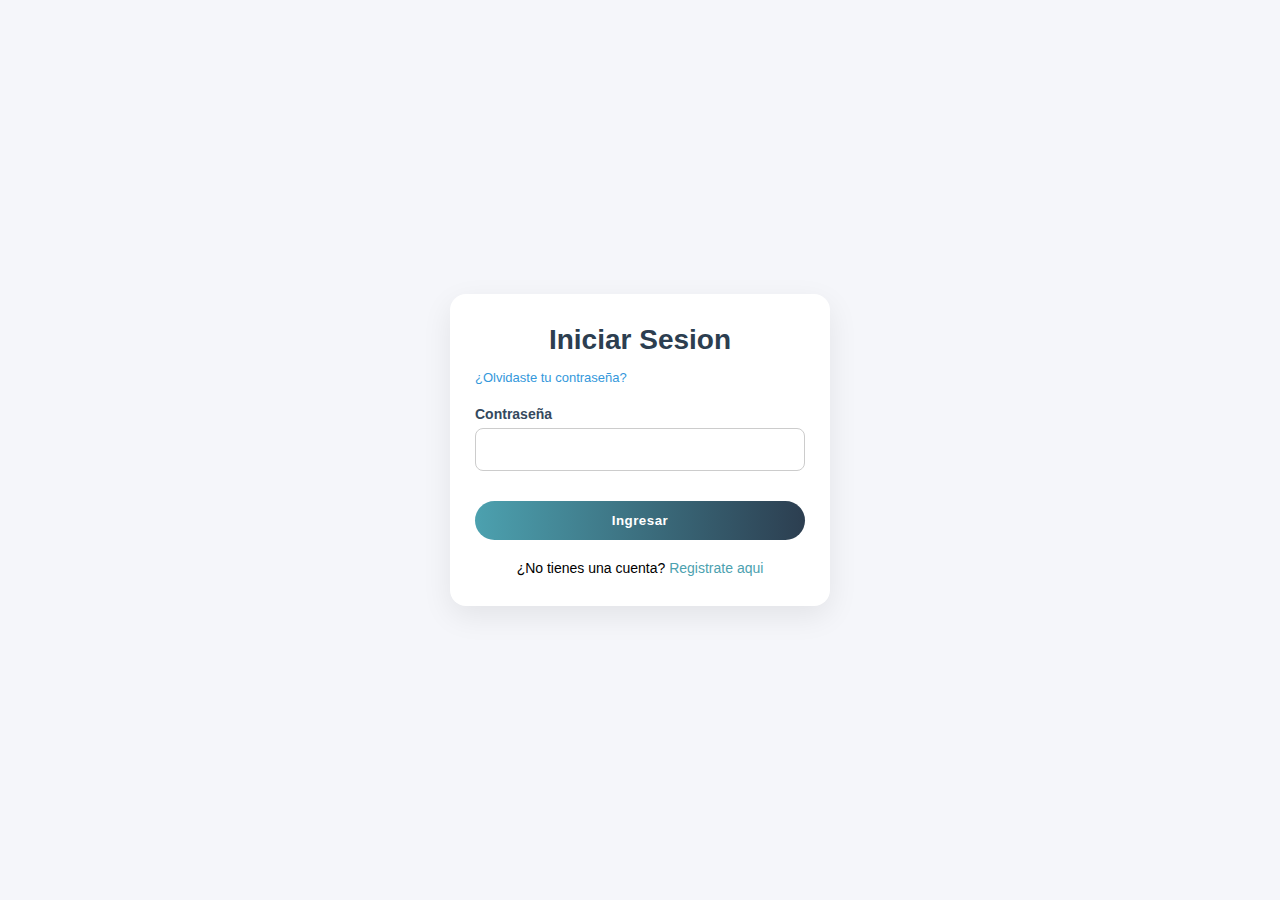
<file: Frontend/src/index.html>
<!DOCTYPE html>
<html lang="es">
  <head>
    <meta charset="UTF-8" />
    <meta name="viewport" content="width=device-width, initial-scale=1.0" />
    <title>Iniciar Sesión</title>
    <link rel="stylesheet" href="styles/auth.css" />
    <link rel="stylesheet" href="styles/login.css" />
  </head>
  <body>
    <div class="auth-container">
      <div class="auth-card">
        <h1 class="auth-title">Iniciar Sesion</h1>

        <form class="auth-form">
          <div class="form-group" style="align-items: flex-end">
            <a
              href="forgot-password.html"
              style="font-size: 13px; color: #3498db; text-decoration: none"
            >
              ¿Olvidaste tu contraseña? 
            </a>
          </div>

          <div class="form-group">
            <label for="password">Contraseña</label>
            <input type="password" id="password" name="password" required />
          </div>

          <button type="submit" class="auth-button">Ingresar</button>
        </form>

        <div class="auth-footer">
          <p>
            ¿No tienes una cuenta? <a href="register.html">Registrate aqui</a>
          </p>
        </div>
      </div>
    </div>
  </body>
</html>
</file>
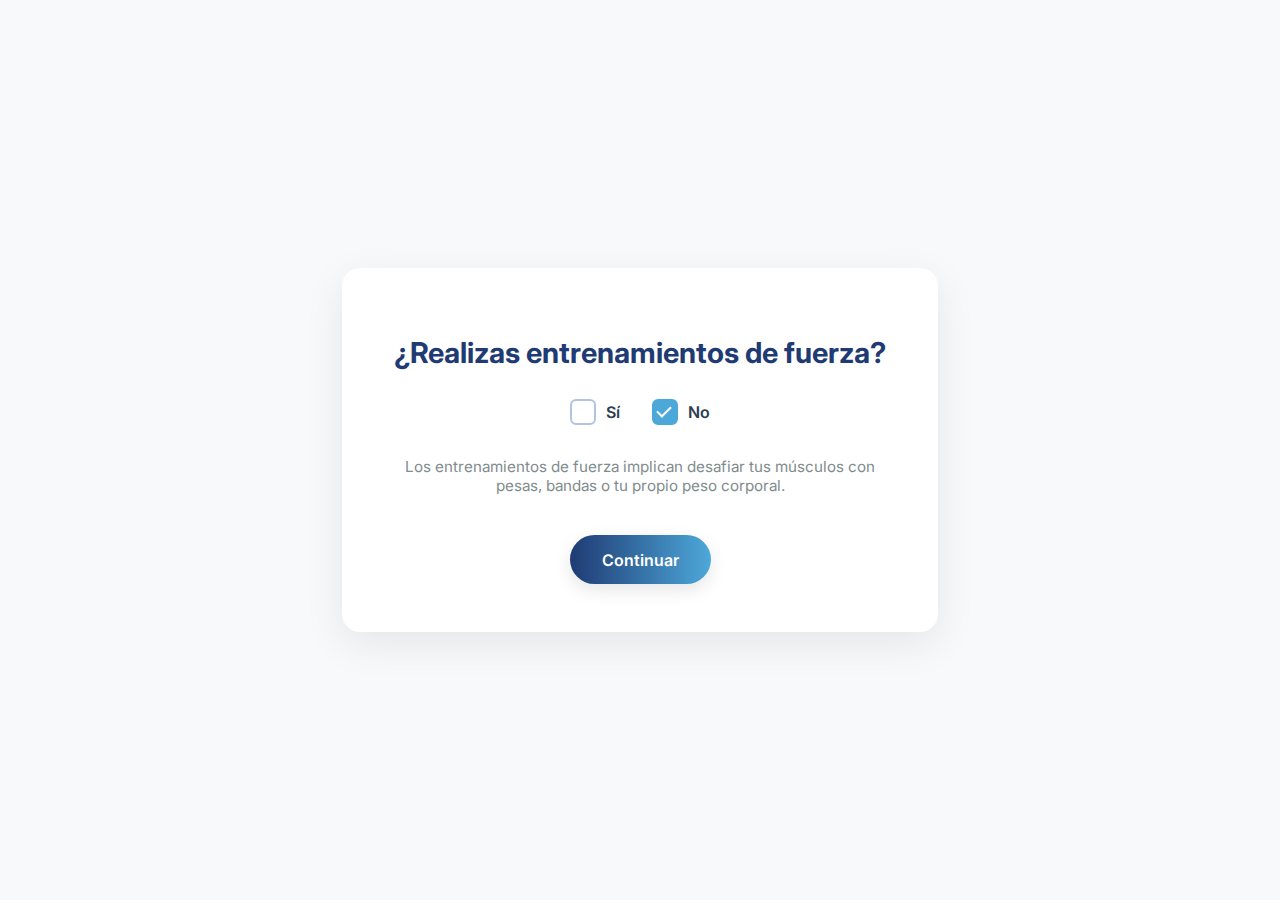
<file: Frontend/src/entrenamiento-fuerza.html>
<!DOCTYPE html>
<html lang="es">
<head>
  <meta charset="UTF-8" />
  <meta name="viewport" content="width=device-width, initial-scale=1.0"/>
  <title>Entrenamiento de Fuerza</title>
  <link rel="stylesheet" href="styles/entrenamiento-fuerza.css" />
  <link href="https://fonts.googleapis.com/css2?family=Inter:wght@400;600;700&display=swap" rel="stylesheet">
</head>
<body>
  <div class="container">
    <h1>¿Realizas entrenamientos de fuerza?</h1>

    <div class="checkbox-options">
      <label class="checkbox-option">
        <input type="radio" name="fuerza" value="si" />
        <span class="checkmark"></span>
        <span class="text">Sí</span>
      </label>

      <label class="checkbox-option">
        <input type="radio" name="fuerza" value="no" checked />
        <span class="checkmark"></span>
        <span class="text">No</span>
      </label>
    </div>

    <p class="description">
      Los entrenamientos de fuerza implican desafiar tus músculos con pesas, bandas o tu propio peso corporal.
    </p>

    <a href="objetivos-usuario.html" class="next-button">Continuar</a>
  </div>
</body>
</html>
</file>
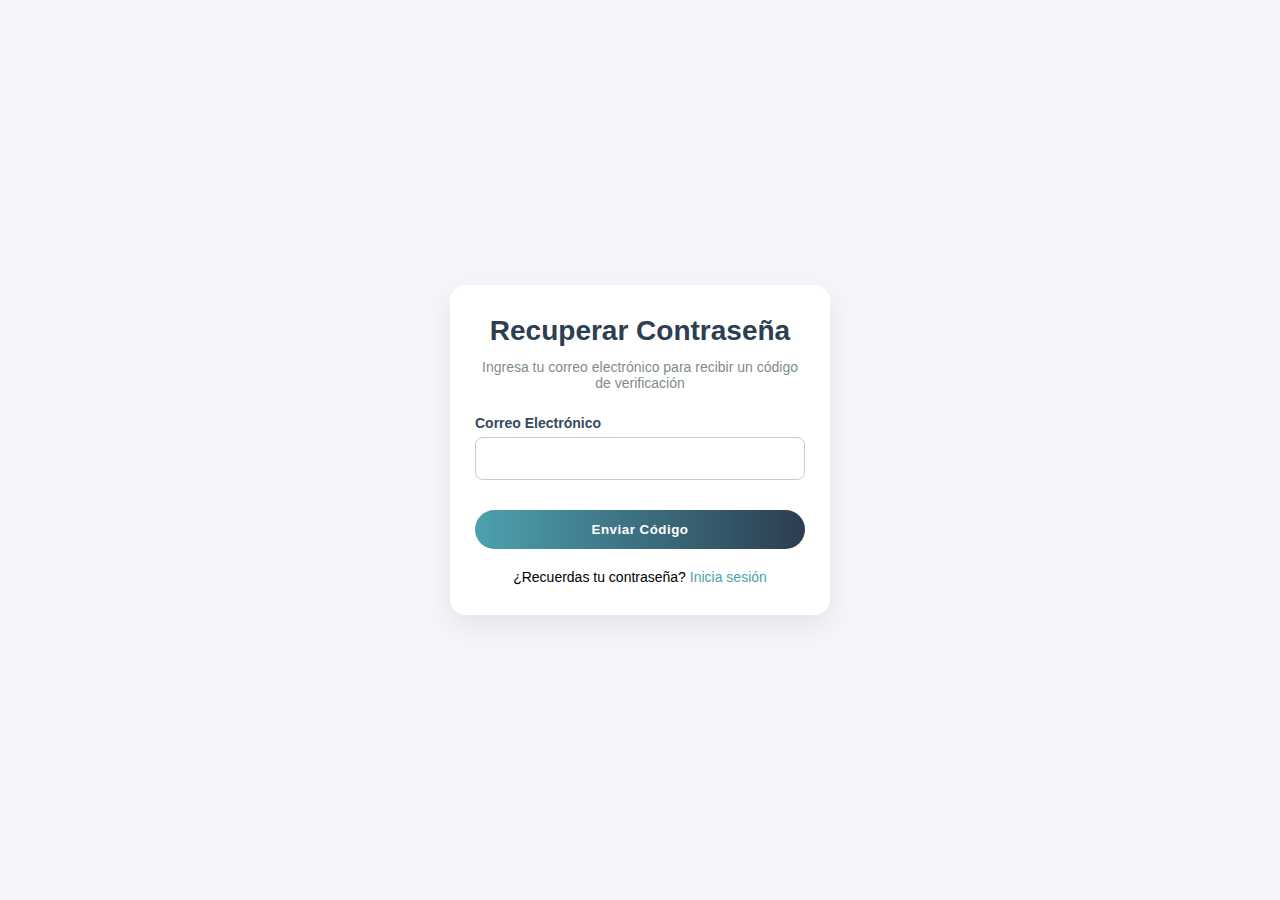
<file: Frontend/src/forgot-password.html>
<!DOCTYPE html>
<html lang="es">
<head>
    <meta charset="UTF-8">
    <meta name="viewport" content="width=device-width, initial-scale=1.0">
    <title>Recuperar Contraseña</title>
    <link rel="stylesheet" href="styles/auth.css">
    <link rel="stylesheet" href="styles/forgot-password.css">
</head>
<body>
    <div class="auth-container">
        <div class="auth-card">
            <h1 class="auth-title">Recuperar Contraseña</h1>
            <p class="auth-subtitle">Ingresa tu correo electrónico para recibir un código de verificación</p>
            
            <form class="auth-form" id="recoveryForm">
                <div class="form-group">
                    <label for="email">Correo Electrónico</label>
                    <input type="email" id="email" name="email" required>
                </div>
                
                <button type="button" class="auth-button" onclick="simulateSendCode()">Enviar Código</button>
            </form>
            
            <div class="auth-footer">
                <p>¿Recuerdas tu contraseña? <a href="index.html">Inicia sesión</a></p>
            </div>
        </div>
    </div>

    <!-- Modal de confirmación (oculto inicialmente) -->
    <div id="confirmationModal" class="modal" style="display: none;">
        <div class="modal-content">
            <span class="close-btn" onclick="closeModal()">&times;</span>
            <h2>Código Enviado</h2>
            <p>Hemos enviado un código de verificación a tu correo electrónico.</p>
            <button onclick="redirectToReset()" class="auth-button">Continuar</button>
        </div>
    </div>

    <script>
        function simulateSendCode() {
            const email = document.getElementById('email').value;
            
            // Validación simple
            if (!email.includes('@') || !email.includes('.')) {
                alert('Por favor ingresa un correo electrónico válido');
                return;
            }
            
            // Mostrar el modal de confirmación
            document.getElementById('confirmationModal').style.display = 'flex';
        }
        
        function closeModal() {
            document.getElementById('confirmationModal').style.display = 'none';
        }
        
        function redirectToReset() {
            window.location.href = 'reset-password.html';
        }
    </script>
</body>
</html>
</file>
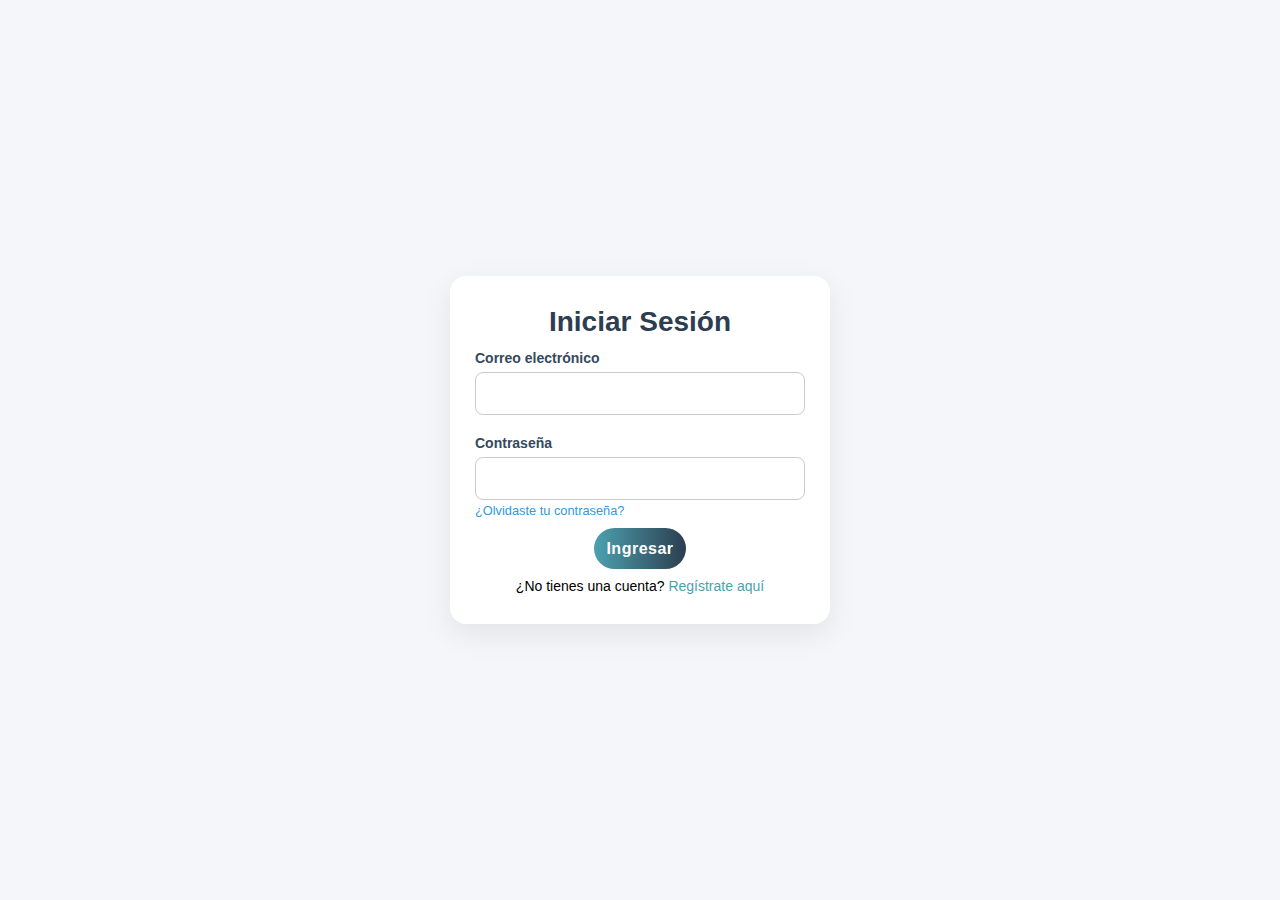
<file: Frontend/src/iniciar-sesion.html>
<!DOCTYPE html>
<html lang="es">
<head>
    <meta charset="UTF-8">
    <meta name="viewport" content="width=device-width, initial-scale=1.0">
    <title>Comidas - Iniciar Sesión</title>
    <link rel="stylesheet" href="styles/auth.css">
</head>
<body>
    <div class="auth-container">
        <div class="auth-card">
            <h1 class="auth-title">Iniciar Sesión</h1>

            <form class="auth-form" id="loginForm">
                <div class="form-group">
                    <label for="email">Correo electrónico</label>
                    <input type="email" id="email" name="email" required>
                </div>

                <div class="form-group password-field-group">
                    <label for="password">Contraseña</label>
                    <input type="password" id="password" name="password" required>
                    <a href="forgot-password.html" class="forgot-password">
                        ¿Olvidaste tu contraseña?
                    </a>
                </div>

                <a href="home.html" type="submit" class="auth-button">Ingresar</a>
            </form>

            <div class="auth-footer">
                <p>
                    ¿No tienes una cuenta? <a href="registro.html">Regístrate aquí</a>
                </p>
            </div>
        </div>
    </div>

    <script>
        document.getElementById('loginForm').addEventListener('submit', function(e) {
            e.preventDefault();
            // Aquí iría la lógica de autenticación (por ejemplo, con Fetch API a un backend)
            // Por ahora, solo redirige:
            window.location.href = "home.html";
        });
    </script>
</body>
</html>
</file>
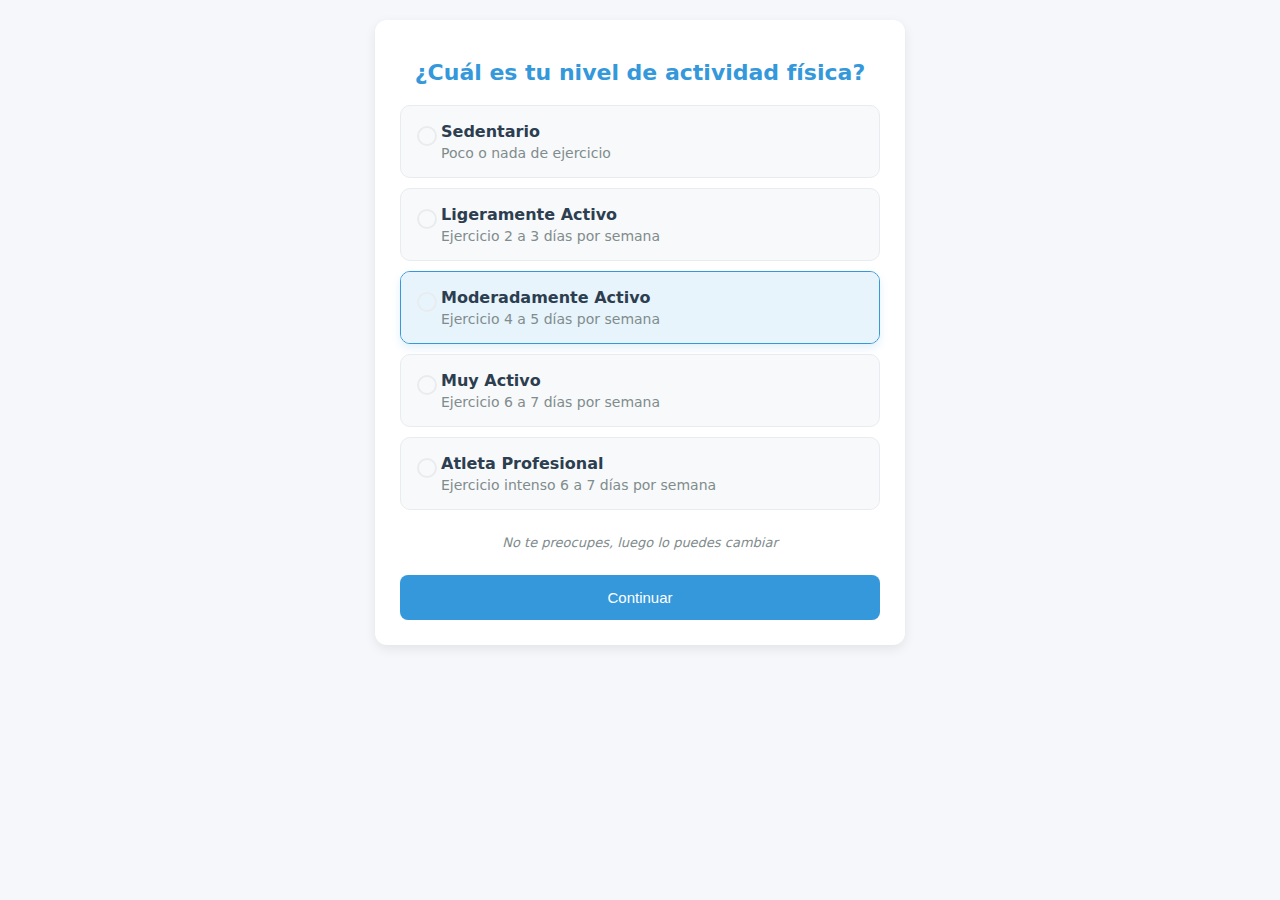
<file: Frontend/src/nivel-actividad.html>
<!DOCTYPE html>
<html lang="es">
<head>
    <meta charset="UTF-8">
    <meta name="viewport" content="width=device-width, initial-scale=1.0">
    <title>Nivel de Actividad</title>
    <link rel="stylesheet" href="styles/nivel-actividad.css">
</head>
<body>
    <div class="container">
        <h1>¿Cuál es tu nivel de actividad física?</h1>
        
        <form class="activity-form" action="entrenamiento-fuerza.html" method="get">
            <div class="activity-options">
                <label class="activity-option">
                    <input type="radio" name="activity-level" value="sedentario" class="radio-input">
                    <div class="option-content">
                        <h3>Sedentario</h3>
                        <p>Poco o nada de ejercicio</p>
                    </div>
                </label>
                
                <label class="activity-option">
                    <input type="radio" name="activity-level" value="ligeramente-activo" class="radio-input">
                    <div class="option-content">
                        <h3>Ligeramente Activo</h3>
                        <p>Ejercicio 2 a 3 días por semana</p>
                    </div>
                </label>
                
                <label class="activity-option">
                    <input type="radio" name="activity-level" value="moderadamente-activo" class="radio-input" checked>
                    <div class="option-content">
                        <h3>Moderadamente Activo</h3>
                        <p>Ejercicio 4 a 5 días por semana</p>
                    </div>
                </label>
                
                <label class="activity-option">
                    <input type="radio" name="activity-level" value="muy-activo" class="radio-input">
                    <div class="option-content">
                        <h3>Muy Activo</h3>
                        <p>Ejercicio 6 a 7 días por semana</p>
                    </div>
                </label>
                
                <label class="activity-option">
                    <input type="radio" name="activity-level" value="atleta" class="radio-input">
                    <div class="option-content">
                        <h3>Atleta Profesional</h3>
                        <p>Ejercicio intenso 6 a 7 días por semana</p>
                    </div>
                </label>
            </div>
            
            <p class="note">No te preocupes, luego lo puedes cambiar</p>
            <button type="submit" class="next-button">Continuar</button>
        </form>
    </div>
</body>
</html>
</file>
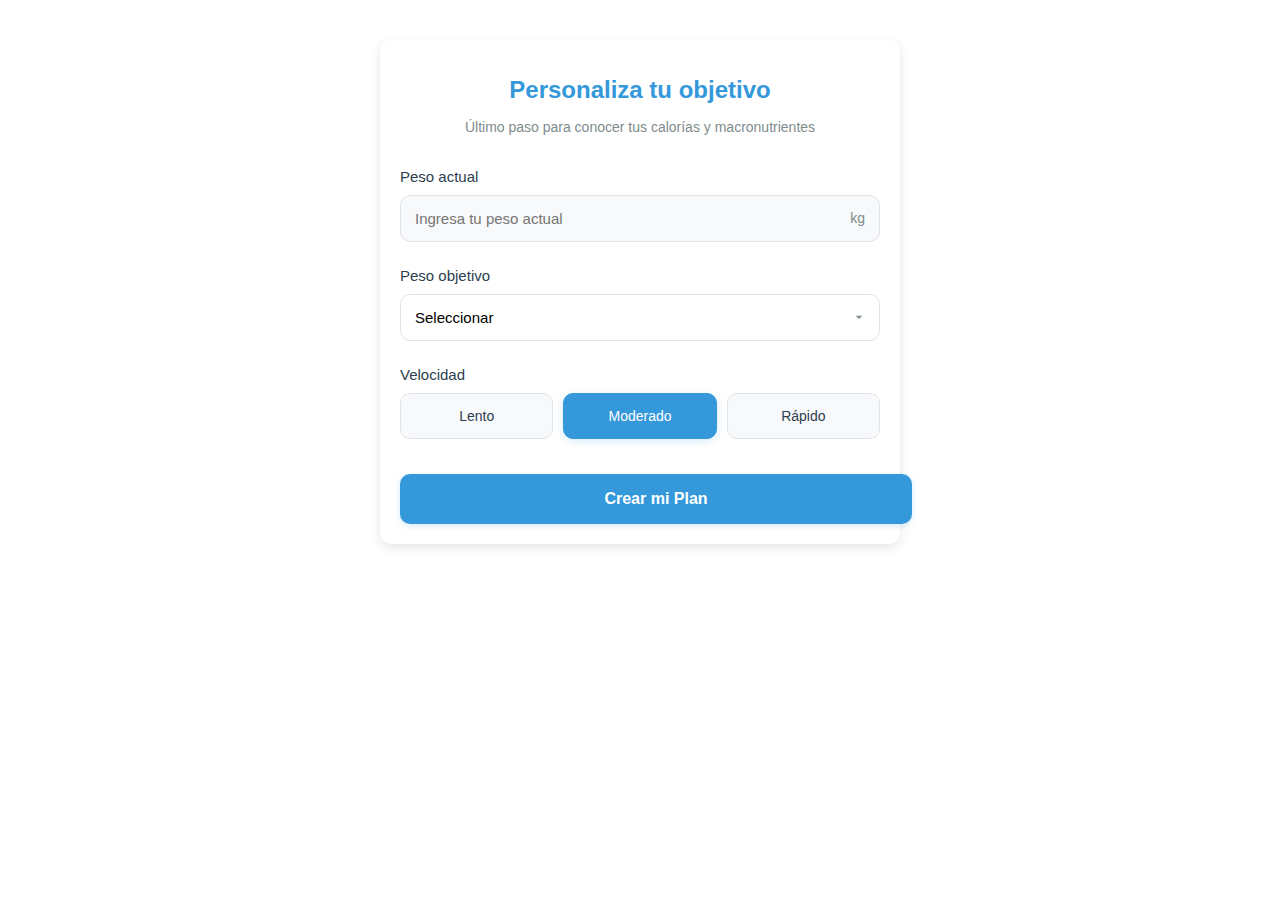
<file: Frontend/src/objetivos-usuario.html>
<!DOCTYPE html>
<html lang="es">
<head>
    <meta charset="UTF-8">
    <meta name="viewport" content="width=device-width, initial-scale=1.0">
    <title>Personaliza tu Objetivo</title>
    <link rel="stylesheet" href="styles/objetivos-usuario.css">
</head>
<body>
    <div class="container">
        <h1>Personaliza tu objetivo</h1>
        <p class="subtitle">Último paso para conocer tus calorías y macronutrientes</p>
        
        <div class="input-group">
            <label>Peso actual</label>
            <div class="input-with-unit">
                <input type="number" placeholder="Ingresa tu peso actual" class="input-value" pattern="[0-9]*" inputmode="numeric">
                <span class="unit">kg</span>
            </div>
        </div>
        
        <div class="input-group">
            <label>Peso objetivo</label>
            <select class="form-select">
                <option>Seleccionar</option>
                <option>40 kg</option>
                <option>45 kg</option>
                <option>50 kg</option>
                <option>55 kg</option>
                <option>60 kg</option>
                <option>65 kg</option>
                <option>70 kg</option>
                <option>75 kg</option>
                <option>80 kg</option>
                <option>85 kg</option>
                <option>90 kg</option>
                <option>95 kg</option>
                <option>100 kg</option>
                <option>105 kg</option>
                <option>110 kg</option>
                <option>115 kg</option>
                <option>120 kg</option>
            </select>
        </div>
        
        <div class="input-group">
            <label>Velocidad</label>
            <div class="speed-options">
                <label class="speed-option">
                    <input type="radio" name="speed" value="lento" class="speed-input">
                    <span class="speed-label">Lento</span>
                </label>
                <label class="speed-option">
                    <input type="radio" name="speed" value="moderado" class="speed-input" checked>
                    <span class="speed-label">Moderado</span>
                </label>
                <label class="speed-option">
                    <input type="radio" name="speed" value="rapido" class="speed-input">
                    <span class="speed-label">Rápido</span>
                </label>
            </div>
        </div>
        
        <a href="resultados.html" class="create-plan-button">Crear mi Plan</a>
    </div>
</body>
</html>
</file>
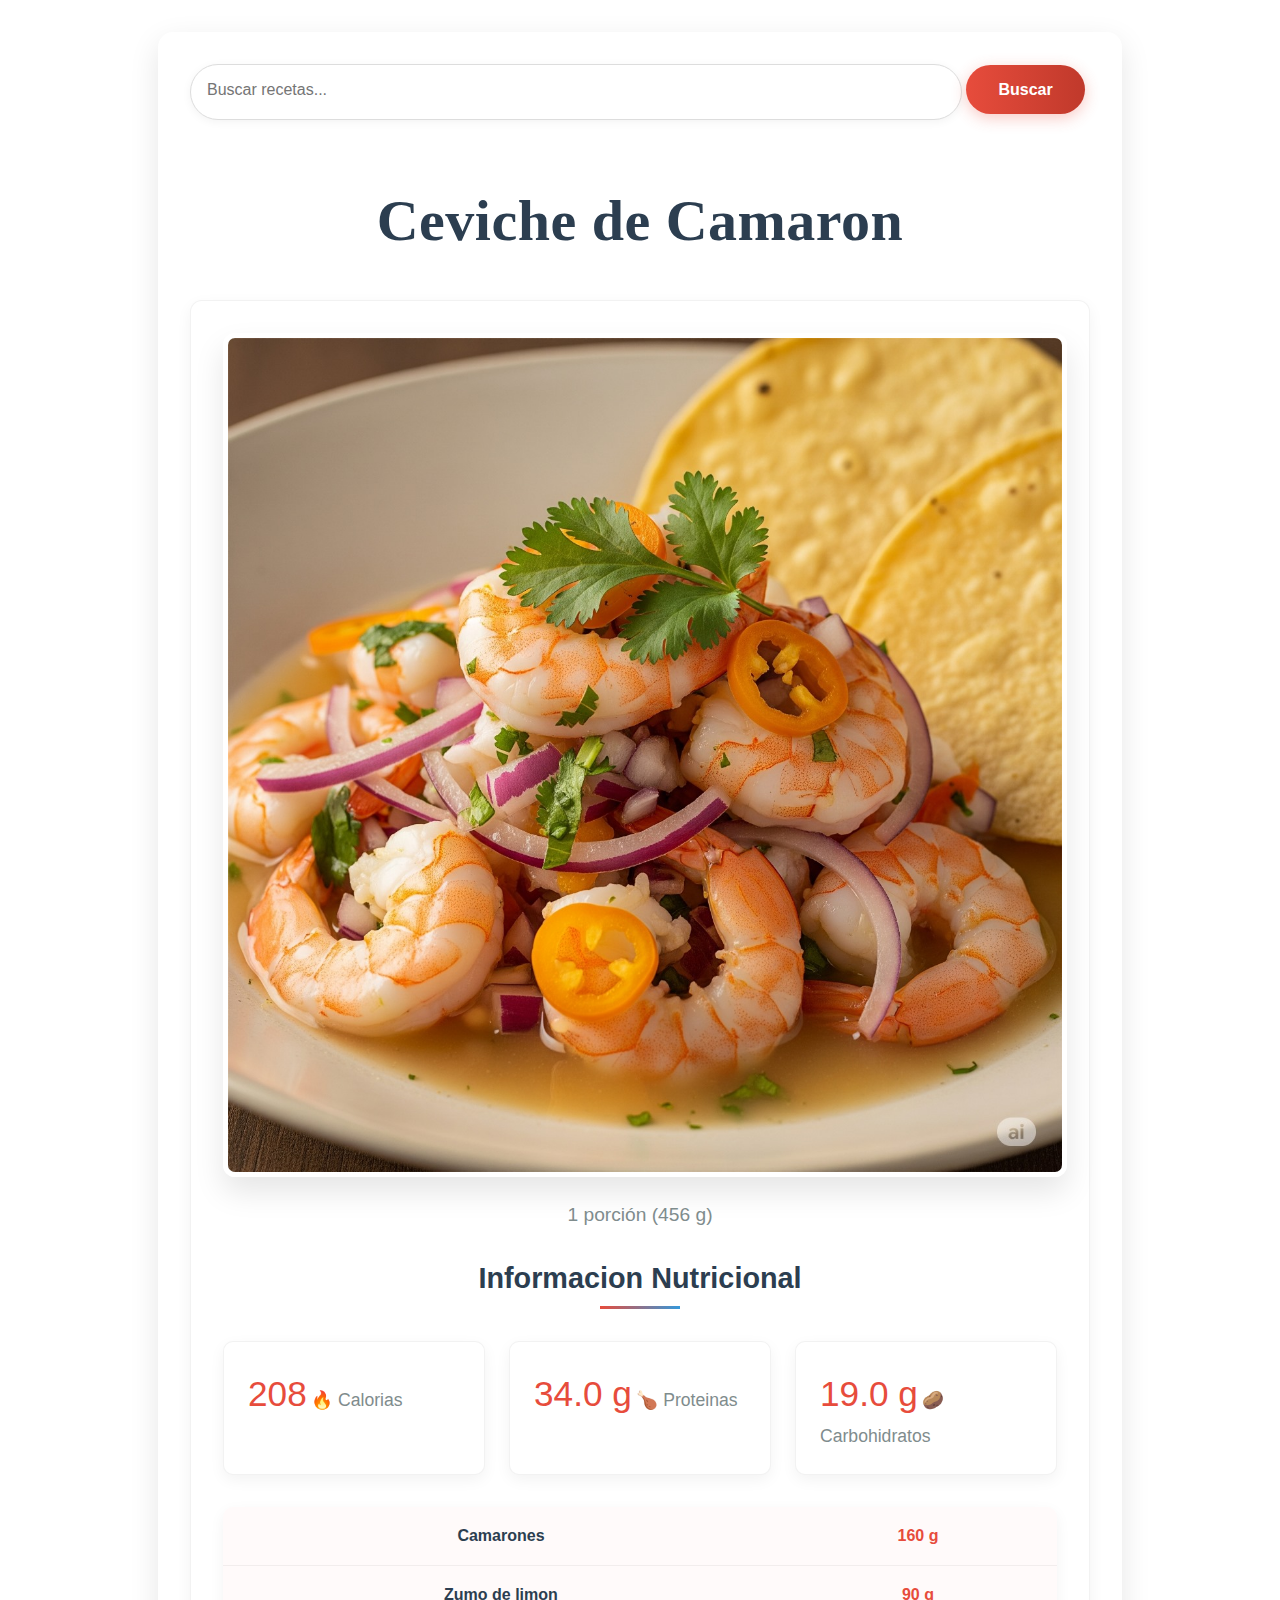
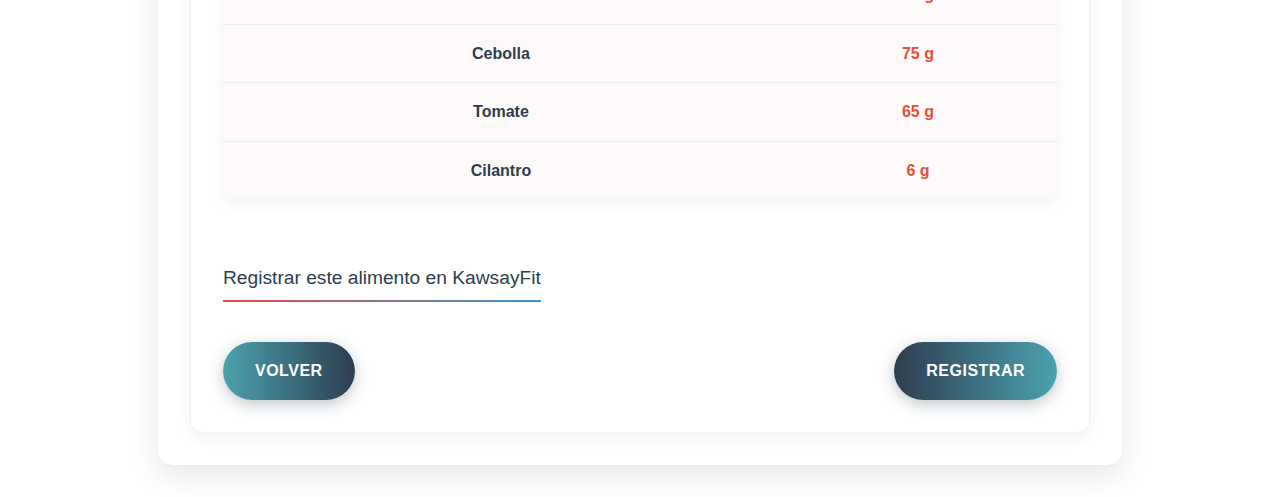
<file: Frontend/src/receta.html>
<!DOCTYPE html>
<html lang="es">

<head>
    <meta charset="UTF-8">
    <meta name="viewport" content="width=device-width, initial-scale=1.0">
    <title>Plato de Comida</title>
    <link rel="stylesheet" href="styles/receta.css">
</head>

<body>
    <div class="container">
        <main>
            <div id="detalle-receta">

                <input type="text" class="input-busqueda" placeholder="Buscar recetas..." />
                <a href="home.html" class="btn-buscar">Buscar</a>
                <!--Aqui va a ir la logica para cuando el usuario presione el boton de buscar, se busque las comidas existentes que hay
                si no hay ninguna comida existente que le aparezca otra vista en la que diga que no se encontro la comida buscada-->
                <h1 id="titulo-receta" class="titulo-receta">Ceviche de Camaron</h1>

                <div class="seccion nutricion">
                    <img id="imagen-receta" src="../src/images/CevicheCamaron.png" alt="Ceviche de Camarón"
                        class="imagen-centrada">
                    <!--Aqui vamos a actualizar la imagen de la comida que se va a ingresar -->
                    <p class="porcion">1 porción (456 g)</p>
                    <!--Aqui debe de ir la cantidad de porcion seleccionada esto es dependiendo de la comida ingresada por el usuario-->
                    <h2>Informacion Nutricional</h2>

                    <div class="valores-nutricionales">
                        <div class="valor-nutricional">
                            <span class="cantidad" id="calorias">208</span>
                            <!--Aqui van las calorias de cada comida-->
                            <span class="nutriente"> &#x1F525 Calorias</span>
                        </div>
                        <div class="valor-nutricional">
                            <span class="cantidad" id="proteinas">34.0 g</span>
                            <!--Aqui van las proteinas de cada comida-->

                            <span class="nutriente"> &#x1F357 Proteinas</span>
                        </div>
                        <div class="valor-nutricional">
                            <span class="cantidad" id="carbohidratos">19.0 g</span>
                            <!--Aqui van los carbohidratos de cada comida-->

                            <span class="nutriente">&#x1F954 Carbohidratos</span>
                        </div>


                    </div>

                    <div class="tabla-porcion">
                        <table>
                            <tr>
                            <!--Aqui van a ir todos los ingredientes de la comida-->
                                <td>Camarones</td>
                            <!--Ingrediente-->
                                <td>160 g</td>
                            <!--Gramos de el alimento-->
                            </tr>
                            <tr>
                                <td>Zumo de limon</td>
                            <!--Ingrediente-->
                                <td>90 g</td>
                            <!--Gramos de el alimento-->
                            </tr>
                            <tr>
                                <td>Cebolla</td>
                            <!--Ingrediente-->
                                <td>75 g</td>
                            <!--Gramos de el alimento-->
                            </tr>
                            <tr>
                                <td>Tomate</td>
                            <!--Ingrediente-->
                                <td>65 g</td>
                            <!--Gramos de el alimento-->
                            </tr>
                            <tr>
                                <td>Cilantro</td>
                            <!--Ingrediente-->
                                <td>6 g</td>
                            <!--Gramos de el alimento-->
                            </tr>
                        </table>
                        <div class="registro-alimento">
                            <p>Registrar este alimento en KawsayFit</p>
                        </div>


                        <div class="botones-container">
                            <a href="home.html" class="btn-volver"> Volver</a>
                            <a href="home.html" class="btn-registrar"> Registrar</a>
                        </div>

                    </div>

                </div>
            </div>
        </main>
    </div>

</body>

</html>
</file>
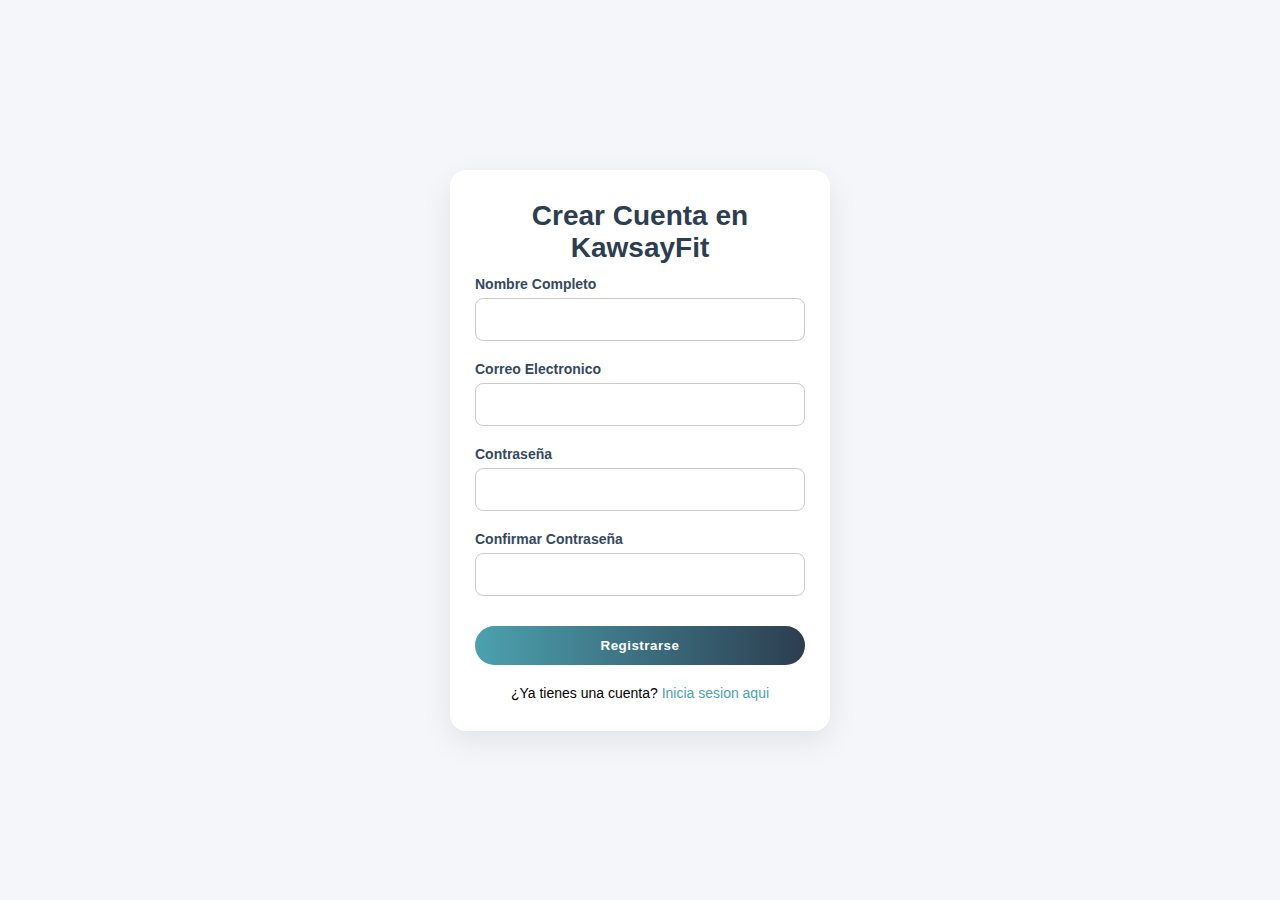
<file: Frontend/src/register.html>
<!DOCTYPE html>
<html lang="es">
<head>
    <meta charset="UTF-8">
    <meta name="viewport" content="width=device-width, initial-scale=1.0">
    <title>Registro</title>
    <link rel="stylesheet" href="styles/auth.css">
    <link rel="stylesheet" href="styles/register.css">
</head>
<body>
    <div class="auth-container">
        <div class="auth-card">
            <h1 class="auth-title">Crear Cuenta en KawsayFit</h1>

            
            <form class="auth-form">
                <div class="form-group">
                    <label for="name">Nombre Completo</label>
                    <input type="text" id="name" name="name" required>
                </div>
                
                <div class="form-group">
                    <label for="email">Correo Electronico</label>
                    <input type="email" id="email" name="email" required>
                </div>
                
                <div class="form-group">
                    <label for="password">Contraseña</label>
                    <input type="password" id="password" name="password" required>
                </div>
                <div class="form-group">
                    <label for="password">Confirmar Contraseña</label>
                    <input type="password" id="password" name="password" required>
                </div>
                
                <button type="submit" class="auth-button">Registrarse</button>
            </form>
            
            <div class="auth-footer">
                <p>¿Ya tienes una cuenta? <a href="index.html">Inicia sesion aqui</a></p>
            </div>
        </div>
    </div>
</body>
</html>
</file>
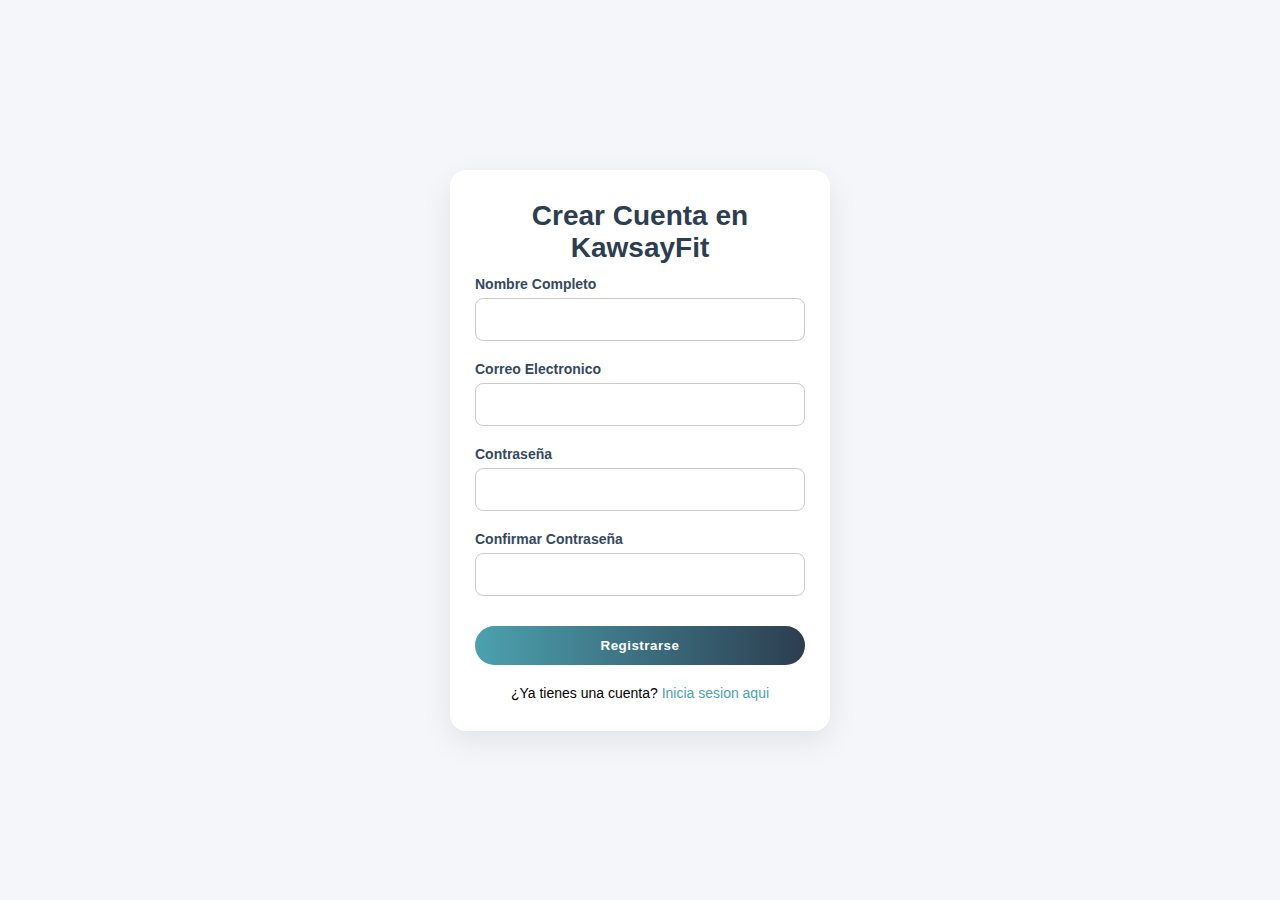
<file: Frontend/src/registro.html>
<!DOCTYPE html>
<html lang="es">
<head>
    <meta charset="UTF-8">
    <meta name="viewport" content="width=device-width, initial-scale=1.0">
    <title>Registro</title>
    <link rel="stylesheet" href="styles/auth.css">
    <link rel="stylesheet" href="styles/register.css">
</head>
<body>
    <div class="auth-container">
        <div class="auth-card">
            <h1 class="auth-title">Crear Cuenta en KawsayFit</h1>

            
            <form class="auth-form">
                <div class="form-group">
                    <label for="name">Nombre Completo</label>
                    <input type="text" id="name" name="name" required>
                </div>
                
                <div class="form-group">
                    <label for="email">Correo Electronico</label>
                    <input type="email" id="email" name="email" required>
                </div>
                
                <div class="form-group">
                    <label for="password">Contraseña</label>
                    <input type="password" id="password" name="password" required>
                </div>
                <div class="form-group">
                    <label for="password">Confirmar Contraseña</label>
                    <input type="password" id="password" name="password" required>
                </div>
                
                <button type="submit" class="auth-button">Registrarse</button>
            </form>
            
            <div class="auth-footer">
                <p>¿Ya tienes una cuenta? <a href="iniciar-sesion.html">Inicia sesion aqui</a></p>
            </div>
        </div>
    </div>
</body>
</html>
</file>
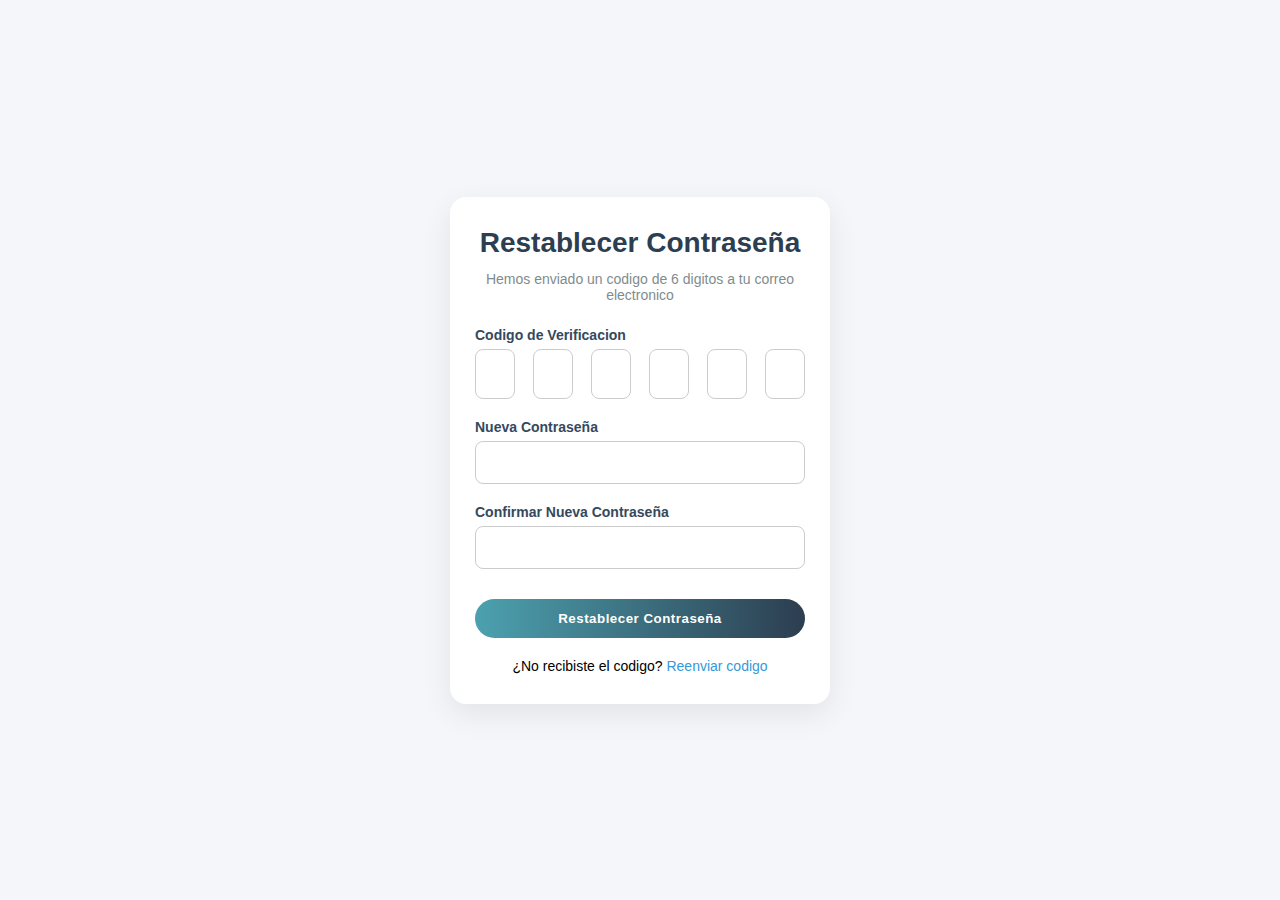
<file: Frontend/src/reset-password.html>
<!DOCTYPE html>
<html lang="es">
<head>
    <meta charset="UTF-8">
    <meta name="viewport" content="width=device-width, initial-scale=1.0">
    <title>Restablecer Contraseña</title>
    <link rel="stylesheet" href="styles/auth.css">
    <link rel="stylesheet" href="styles/reset-password.css">
</head>
<body>
    <div class="auth-container">
        <div class="auth-card">
            <h1 class="auth-title">Restablecer Contraseña</h1>
            <p class="auth-subtitle">Hemos enviado un codigo de 6 digitos a tu correo electronico</p>
            
            <form class="auth-form">
                <div class="form-group">
                    <label for="code">Codigo de Verificacion</label>
                    <div class="code-inputs">
                        <input type="text" maxlength="1" pattern="[0-9]">
                        <input type="text" maxlength="1" pattern="[0-9]">
                        <input type="text" maxlength="1" pattern="[0-9]">
                        <input type="text" maxlength="1" pattern="[0-9]">
                        <input type="text" maxlength="1" pattern="[0-9]">
                        <input type="text" maxlength="1" pattern="[0-9]">
                    </div>
                </div>
                
                <div class="form-group">
                    <label for="new-password">Nueva Contraseña</label>
                    <input type="password" id="new-password" name="new-password" required>
                </div>
                
                <div class="form-group">
                    <label for="confirm-password">Confirmar Nueva Contraseña</label>
                    <input type="password" id="confirm-password" name="confirm-password" required>
                </div>
                
                <button type="submit" class="auth-button">Restablecer Contraseña</button>
            </form>
            
            <div class="auth-footer">
                <p>¿No recibiste el codigo? <a href="#" id="resend-code">Reenviar codigo</a></p>
            </div>
        </div>
    </div>
</body>
</html>
</file>
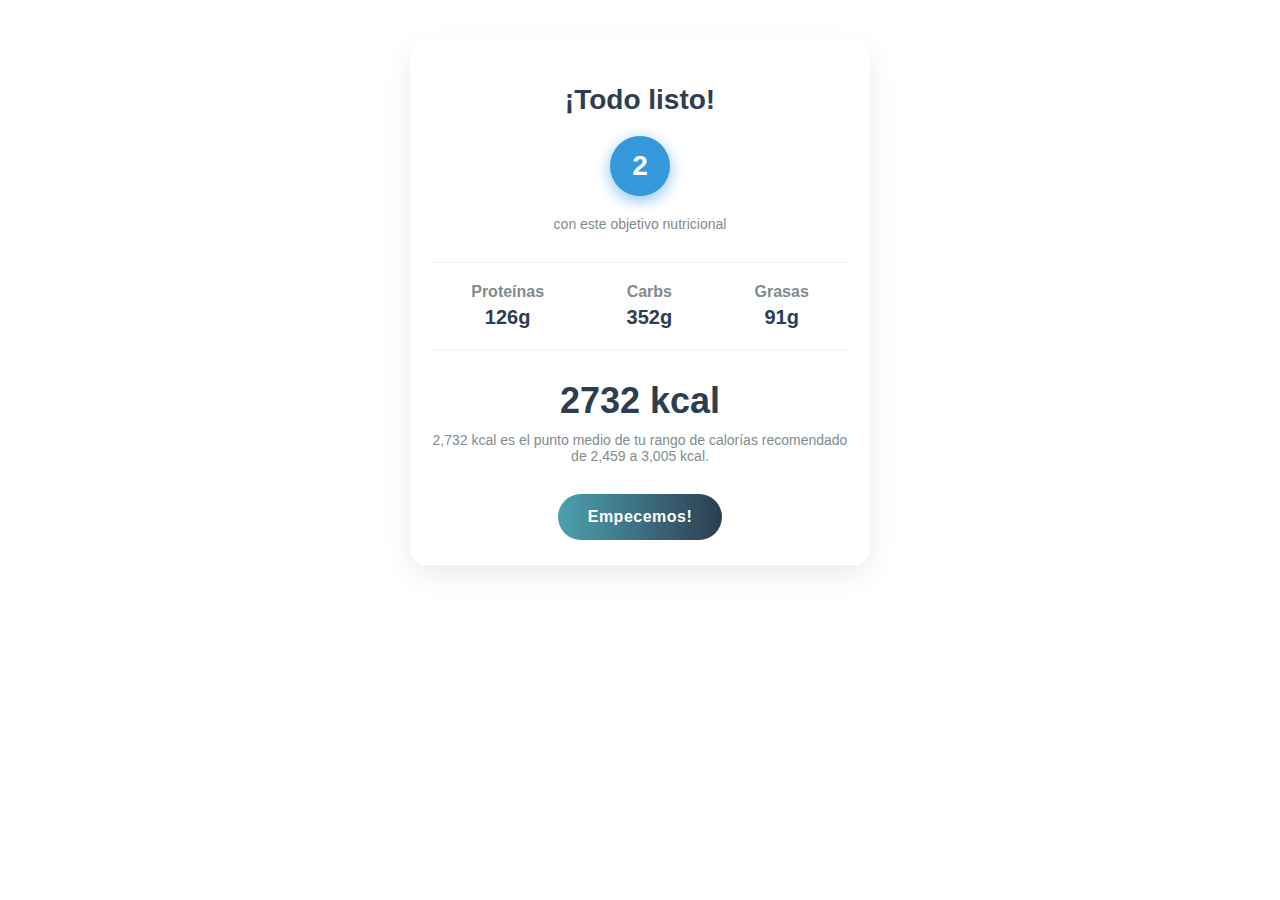
<file: Frontend/src/resultados.html>
<!DOCTYPE html>
<html lang="es">
<head>
    <meta charset="UTF-8">
    <meta name="viewport" content="width=device-width, initial-scale=1.0">
    <title>¡Todo listo!</title>
    <link rel="stylesheet" href="styles/resultados.css">
</head>
<body>
    <div class="container results-container">
        <h1>¡Todo listo!</h1>
        
        <div class="goal-badge">2</div>
        <p class="goal-text">con este objetivo nutricional</p>
        
        <div class="macros-container">
            <div class="macro-item">
                <h3>Proteínas</h3>
                <p>126g</p>
            </div>
            
            <div class="macro-item">
                <h3>Carbs</h3>
                <p>352g</p>
            </div>
            
            <div class="macro-item">
                <h3>Grasas</h3>
                <p>91g</p>
            </div>
        </div>
        
        <div class="calories-container">
            <h2>2732 kcal</h2>
            <p class="calories-note">2,732 kcal es el punto medio de tu rango de calorías recomendado de 2,459 a 3,005 kcal.</p>
        </div>
        
        <a href="home.html" class="start-button">Empecemos!</a>
    </div>
</body>
</html>
</file>
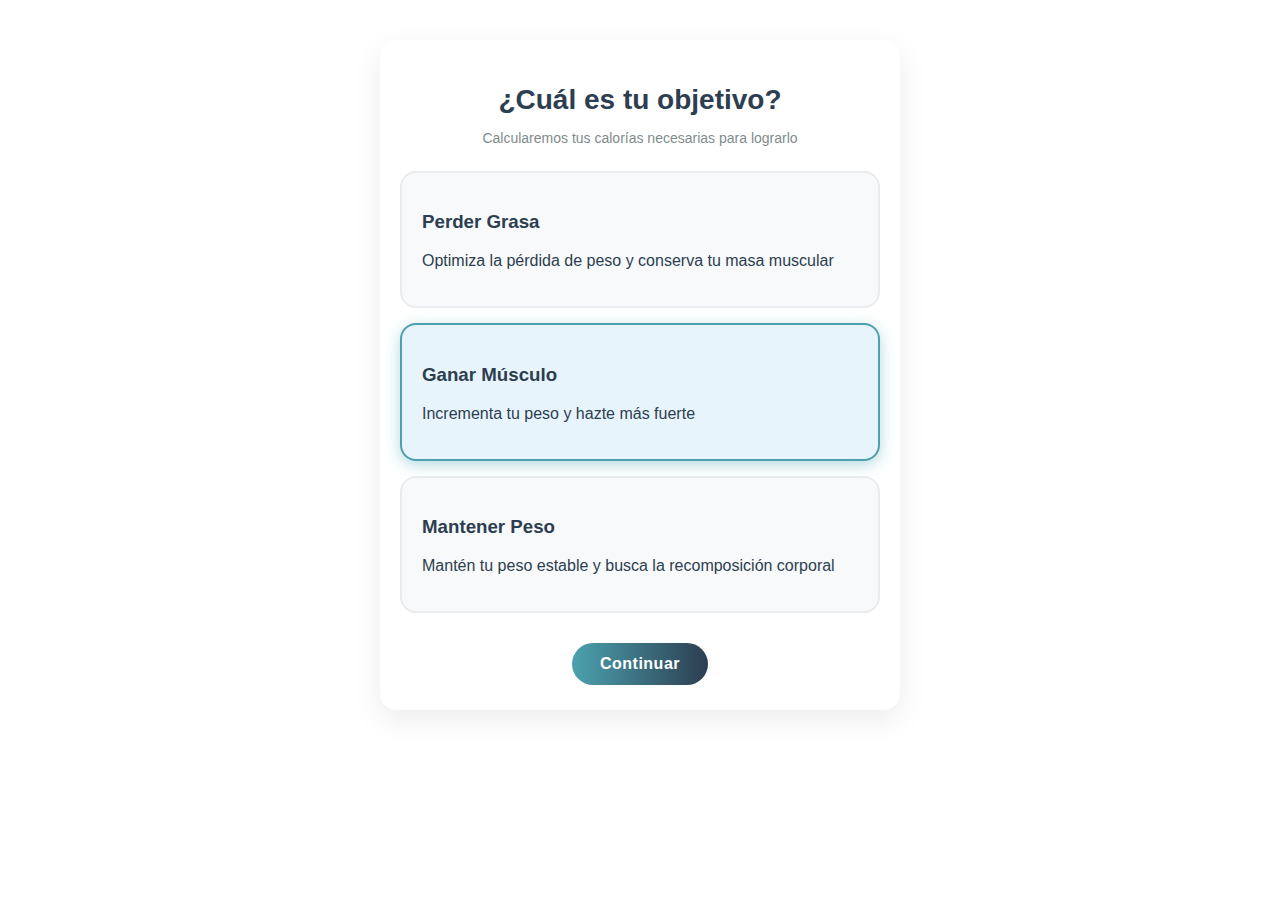
<file: Frontend/src/selecciona-objetivo.html>
<!DOCTYPE html>
<html lang="es">
<head>
    <meta charset="UTF-8">
    <meta name="viewport" content="width=device-width, initial-scale=1.0">
    <title>Selecciona tu Objetivo</title>
    <link rel="stylesheet" href="styles/selecciona-objetivo.css">
</head>
<body>
    <div class="container">
        <h1>¿Cuál es tu objetivo?</h1>
        <p class="subtitle">Calcularemos tus calorías necesarias para lograrlo</p>
        
        <form class="card-selector">
            <div class="options-container">
                <label class="option-card">
                    <input type="radio" name="goal" value="perder-grasa" class="radio-input">
                    <div class="card-content">
                        <h3>Perder Grasa</h3>
                        <p>Optimiza la pérdida de peso y conserva tu masa muscular</p>
                    </div>
                </label>
                
                <label class="option-card">
                    <input type="radio" name="goal" value="ganar-musculo" class="radio-input" checked>
                    <div class="card-content">
                        <h3>Ganar Músculo</h3>
                        <p>Incrementa tu peso y hazte más fuerte</p>
                    </div>
                </label>
                
                <label class="option-card">
                    <input type="radio" name="goal" value="mantener-peso" class="radio-input">
                    <div class="card-content">
                        <h3>Mantener Peso</h3>
                        <p>Mantén tu peso estable y busca la recomposición corporal</p>
                    </div>
                </label>
            </div>
            
        <a href="nivel-actividad.html" class="next-button">Continuar</a>
        </form>
    </div>
</body>
</html>
</file>
<file: Frontend/src/styles/login.css>
/* Puedes agregar estilos específicos para la página de login aquí */
.auth-card {
    animation: fadeIn 0.5s ease-in-out;
}

@keyframes fadeIn {
    from { opacity: 0; transform: translateY(20px); }
    to { opacity: 1; transform: translateY(0); }
}
</file>
<file: Frontend/src/styles/entrenamiento-fuerza.css>
body {
  margin: 0;
  padding: 0;
  font-family: 'Inter', sans-serif;
  background: #f7f9fb;
  color: #2c3e50;
  display: flex;
  justify-content: center;
  align-items: center;
  min-height: 100vh;
}

.container {
  background: #ffffff;
  padding: 3rem;
  border-radius: 18px;
  max-width: 500px;
  width: 100%;
  box-shadow: 0 12px 40px rgba(0, 0, 0, 0.08);
  text-align: center;
}

h1 {
  font-size: 1.8rem;
  color: #1f3b73;
  margin-bottom: 1.8rem;
}

.checkbox-options {
  display: flex;
  justify-content: center;
  gap: 2rem;
  margin-bottom: 2rem;
}

.checkbox-option {
  display: flex;
  align-items: center;
  cursor: pointer;
  position: relative;
  font-weight: 600;
  color: #2c3e50;
}

.checkbox-option input[type="radio"] {
  opacity: 0;
  position: absolute;
}

.checkmark {
  width: 22px;
  height: 22px;
  border: 2px solid #b0c4de;
  border-radius: 6px;
  margin-right: 10px;
  background-color: #fff;
  transition: all 0.3s ease;
  display: inline-block;
  position: relative;
}

.checkbox-option input[type="radio"]:checked + .checkmark {
  background-color: #4da8da;
  border-color: #4da8da;
}

.checkbox-option input[type="radio"]:checked + .checkmark::after {
  content: "";
  position: absolute;
  left: 6px;
  top: 2px;
  width: 6px;
  height: 12px;
  border: solid #fff;
  border-width: 0 2px 2px 0;
  transform: rotate(45deg);
}

.text {
  font-size: 1rem;
}

.description {
  font-size: 0.95rem;
  color: #7f8c8d;
  margin-top: 10px;
  margin-bottom: 2.5rem;
}

.next-button {
  display: inline-block;
  background: linear-gradient(to right, #1f3b73, #4da8da);
  color: white;
  padding: 0.9rem 2rem;
  border-radius: 30px;
  text-decoration: none;
  font-weight: 600;
  font-size: 1rem;
  transition: all 0.3s ease;
  box-shadow: 0 6px 18px rgba(0, 0, 0, 0.1);
}

.next-button:hover {
  transform: translateY(-2px);
  box-shadow: 0 10px 25px rgba(0, 0, 0, 0.12);
}
</file>
<file: Frontend/src/styles/forgot-password.css>
.auth-subtitle {
    text-align: center;
    color: #7f8c8d;
    margin-bottom: 24px;
    font-size: 14px;
}

.modal {
    position: fixed;
    top: 0; left: 0;
    width: 100%; height: 100%;
    background-color: rgba(0, 0, 0, 0.5);
    display: flex;
    justify-content: center;
    align-items: center;
    z-index: 1000;
}

.modal-content {
    background: white;
    padding: 30px;
    border-radius: 8px;
    max-width: 400px;
    width: 90%;
    position: relative;
    box-shadow: 0 4px 8px rgba(0,0,0,0.2);
    text-align: center;
}

.modal-content h2 {
    color: #3498db;
    margin-bottom: 10px;
}

.modal-content p {
    color: #2c3e50;
    margin-bottom: 20px;
}

.close-btn {
    position: absolute;
    top: 15px; right: 15px;
    font-size: 24px;
    cursor: pointer;
    color: #7f8c8d;
}
.close-btn:hover {
    color: #333;
}
</file>
<file: Frontend/src/styles/nivel-actividad.css>
:root {
    --primary-color: #3498db;
    --primary-hover: #2980b9;
    --text-color: #2c3e50;
    --secondary-text: #7f8c8d;
    --light-bg: #f8f9fa;
    --selected-bg: #e8f4fc;
    --border-color: #e9ecef;
}

body {
    font-family: 'Segoe UI', system-ui, sans-serif;
    background-color: #f5f7fa;
    margin: 0;
    padding: 20px;
    color: var(--text-color);
}

.container {
    max-width: 480px;
    margin: 0 auto;
    padding: 25px;
    background: white;
    border-radius: 12px;
    box-shadow: 0 4px 12px rgba(0,0,0,0.08);
}

h1 {
    font-size: 22px;
    margin-bottom: 20px;
    color: var(--primary-color);
    font-weight: 600;
    text-align: center;
}

.activity-options {
    display: flex;
    flex-direction: column;
    gap: 10px;
    margin-bottom: 25px;
}

.activity-option {
    position: relative;
    padding: 0;
    border-radius: 10px;
    background-color: var(--light-bg);
    border: 1px solid var(--border-color);
    cursor: pointer;
    transition: all 0.25s ease;
    overflow: hidden;
}

.option-content {
    padding: 16px;
    padding-left: 40px;
}

.activity-option:hover {
    background-color: #f0f7fd;
}

.radio-input {
    position: absolute;
    opacity: 0;
}

.radio-input:checked + .option-content {
    background-color: var(--selected-bg);
}

.activity-option:has(.radio-input:checked) {
    border-color: var(--primary-color);
    box-shadow: 0 4px 8px rgba(52, 152, 219, 0.15);
}

.activity-option::before {
    content: "";
    position: absolute;
    top: 20px;
    left: 16px;
    width: 16px;
    height: 16px;
    border-radius: 50%;
    border: 2px solid var(--border-color);
    transition: all 0.25s ease;
}

.radio-input:checked + .option-content::before {
    border-color: var(--primary-color);
    background-color: var(--primary-color);
}

.activity-option h3 {
    margin: 0 0 4px 0;
    font-size: 16px;
    font-weight: 600;
}

.activity-option p {
    margin: 0;
    font-size: 14px;
    color: var(--secondary-text);
}

.note {
    color: var(--secondary-text);
    font-size: 13px;
    text-align: center;
    margin-bottom: 25px;
    font-style: italic;
}

.next-button {
    display: block;
    width: 100%;
    padding: 14px;
    background-color: var(--primary-color);
    color: white;
    border-radius: 8px;
    font-weight: 500;
    text-align: center;
    border: none;
    cursor: pointer;
    transition: all 0.25s ease;
    font-size: 15px;
}

.next-button:hover {
    background-color: var(--primary-hover);
}
</file>
<file: Frontend/src/styles/objetivos-usuario.css>
/* styles/objetivos-usuario.css - Estilos completos para Personalizar Objetivo */
.container {
    max-width: 480px;
    margin: 40px auto;
    padding: 20px;
    font-family: 'Segoe UI', Tahoma, Geneva, Verdana, sans-serif;
    color: #2c3e50;
    background-color: white;
    border-radius: 12px;
    box-shadow: 0 4px 12px rgba(0, 0, 0, 0.1);
}

h1 {
    font-size: 24px;
    margin-bottom: 10px;
    text-align: center;
    color: #3498db;
    font-weight: 600;
}

.subtitle {
    font-size: 14px;
    color: #7f8c8d;
    text-align: center;
    margin-bottom: 30px;
    line-height: 1.4;
}

.input-group {
    margin-bottom: 25px;
}

.input-group label {
    display: block;
    margin-bottom: 10px;
    font-weight: 500;
    color: #2c3e50;
    font-size: 15px;
}

/* Estilos para input de peso con unidad */
.input-with-unit {
    display: flex;
    width: 100%;
    position: relative;
}

.input-value {
    width: 100%;
    padding: 14px 45px 14px 14px;
    background-color: #f8f9fa;
    border-radius: 10px;
    border: 1px solid #e0e3e7;
    font-size: 15px;
    transition: border-color 0.3s;
}

.input-value:focus {
    border-color: #3498db;
    outline: none;
    box-shadow: 0 0 0 3px rgba(52, 152, 219, 0.1);
}

.unit {
    position: absolute;
    right: 15px;
    top: 50%;
    transform: translateY(-50%);
    color: #7f8c8d;
    pointer-events: none;
    font-size: 14px;
}

/* Estilos para el select */
.form-select {
    width: 100%;
    padding: 14px;
    border-radius: 10px;
    border: 1px solid #e0e3e7;
    background-color: white;
    font-size: 15px;
    appearance: none;
    background-image: url("data:image/svg+xml;charset=UTF-8,%3csvg xmlns='http://www.w3.org/2000/svg' viewBox='0 0 24 24' fill='%237f8c8d'%3e%3cpath d='M7 10l5 5 5-5z'/%3e%3c/svg%3e");
    background-repeat: no-repeat;
    background-position: right 12px center;
    background-size: 16px;
    transition: border-color 0.3s;
}

.form-select:focus {
    border-color: #3498db;
    outline: none;
    box-shadow: 0 0 0 3px rgba(52, 152, 219, 0.1);
}

/* Estilos para el selector de velocidad (sin JS) */
.speed-options {
    display: flex;
    gap: 10px;
    margin-top: 5px;
}

.speed-option {
    flex: 1;
    position: relative;
    cursor: pointer;
}

.speed-input {
    position: absolute;
    opacity: 0;
    width: 0;
    height: 0;
}

.speed-label {
    display: block;
    padding: 14px 10px;
    text-align: center;
    border-radius: 10px;
    background-color: #f8f9fa;
    border: 1px solid #e0e3e7;
    transition: all 0.3s;
    font-size: 14px;
    font-weight: 500;
}

.speed-input:checked + .speed-label {
    background-color: #3498db;
    color: white;
    border-color: #3498db;
    box-shadow: 0 2px 8px rgba(52, 152, 219, 0.2);
}

.speed-input:focus + .speed-label {
    outline: 2px solid #2980b9;
    outline-offset: 2px;
}

.speed-label:hover {
    background-color: #e9f4fc;
    border-color: #c2e0ff;
}

/* Estilos para el botón principal */
.create-plan-button {
    display: block;
    width: 100%;
    padding: 16px;
    background-color: #3498db;
    color: white;
    text-align: center;
    text-decoration: none;
    font-weight: 600;
    border-radius: 10px;
    transition: all 0.3s;
    margin-top: 25px;
    border: none;
    cursor: pointer;
    font-size: 16px;
    box-shadow: 0 2px 6px rgba(52, 152, 219, 0.2);
}

.create-plan-button:hover {
    background-color: #2980b9;
    transform: translateY(-1px);
    box-shadow: 0 4px 8px rgba(41, 128, 185, 0.3);
}

.create-plan-button:active {
    transform: translateY(0);
}

/* Estilos para inputs numéricos */
input[type="number"] {
    -moz-appearance: textfield;
}

input[type="number"]::-webkit-outer-spin-button,
input[type="number"]::-webkit-inner-spin-button {
    -webkit-appearance: none;
    margin: 0;
}

/* Responsive Design */
@media (max-width: 500px) {
    .container {
        margin: 20px 15px;
        padding: 18px;
        border-radius: 10px;
    }
    
    .speed-options {
        flex-direction: column;
    }
    
    .speed-label {
        padding: 12px;
    }
    
    .create-plan-button {
        padding: 14px;
    }
}
</file>
<file: Frontend/src/styles/register.css>
/* Estilos específicos para la página de registro */
.auth-card {
    animation: slideIn 0.5s ease-in-out;
}

@keyframes slideIn {
    from { opacity: 0; transform: translateX(20px); }
    to { opacity: 1; transform: translateX(0); }
}
</file>
<file: Frontend/src/styles/resultados.css>
/* Contenedor principal */
.container {
  max-width: 420px;
  margin: 40px auto;
  padding: 25px 20px;
  background: #fff;
  border-radius: 16px;
  box-shadow: 0 10px 30px rgba(0,0,0,0.08);
  font-family: 'Montserrat', sans-serif;
  color: #2c3e50;
  text-align: center;
}

/* Título */
.container h1 {
  font-size: 28px;
  color: #2c3e50;
  margin-bottom: 20px;
}

/* Insignia del objetivo */
.goal-badge {
  width: 60px;
  height: 60px;
  margin: 20px auto;
  background-color: #3498db;
  color: white;
  border-radius: 50%;
  display: flex;
  align-items: center;
  justify-content: center;
  font-size: 28px;
  font-weight: 700;
  box-shadow: 0 4px 15px rgba(52, 152, 219, 0.6);
}

/* Texto bajo la insignia */
.goal-text {
  margin-bottom: 30px;
  color: #7f8c8d;
  font-size: 14px;
}

/* Macros (proteínas, carbs, grasas) */
.macros-container {
  display: flex;
  justify-content: space-around;
  margin: 30px 0;
  padding: 20px 0;
  border-top: 1px solid #ecf0f1;
  border-bottom: 1px solid #ecf0f1;
}

.macro-item h3 {
  margin: 0 0 5px 0;
  color: #7f8c8d;
  font-size: 16px;
}

.macro-item p {
  margin: 0;
  font-size: 20px;
  font-weight: 700;
  color: #2c3e50;
}

/* Calorías */
.calories-container {
  margin: 30px 0;
}

.calories-container h2 {
  font-size: 36px;
  margin: 0;
  color: #2c3e50;
}

.calories-note {
  color: #7f8c8d;
  font-size: 14px;
  margin-top: 10px;
}

/* Botón para comenzar */
.start-button {
  display: inline-block;
  padding: 14px 30px;
  background: linear-gradient(to right, #4CA1AF, #2C3E50);
  color: white;
  border-radius: 30px;
  font-weight: 600;
  letter-spacing: 0.5px;
  text-decoration: none;
  transition: all 0.3s ease;
}

.start-button:hover {
  background: linear-gradient(to right, #2C3E50, #4CA1AF);
  box-shadow: 0 8px 25px rgba(44, 62, 80, 0.2);
  transform: translateY(-2px);
}
</file>
<file: Frontend/src/styles/selecciona-objetivo.css>
/* Estilos base que ya tenías */
.container {
  max-width: 480px;
  margin: 40px auto;
  padding: 25px 20px;
  font-family: 'Montserrat', sans-serif;
  color: #2c3e50;
  text-align: center;
  background: #fff;
  border-radius: 16px;
  box-shadow: 0 10px 30px rgba(0,0,0,0.08);
}

h1 {
  font-size: 28px;
  margin-bottom: 8px;
  color: #2c3e50;
}

.subtitle {
  font-size: 14px;
  color: #7f8c8d;
  margin-bottom: 25px;
}

.options-container {
  display: flex;
  flex-direction: column;
  gap: 15px;
  margin-bottom: 30px;
}

/* Nuevos estilos para el selector de tarjetas */
.card-selector {
  display: flex;
  flex-direction: column;
}

.option-card {
  padding: 0;
  border-radius: 16px;
  background-color: #f8f9fa;
  border: 2px solid #e9ecef;
  cursor: pointer;
  transition: all 0.3s ease;
  overflow: hidden;
}

.card-content {
  padding: 20px;
  text-align: left;
}

.radio-input {
  position: absolute;
  opacity: 0;
}

/* Efecto hover */
.option-card:hover {
  background-color: #eef6fb;
}

/* Efecto cuando está "seleccionado" (focus) */
.option-card:focus-within,
.option-card:has(.radio-input:checked) {
  border-color: #4CA1AF;
  background-color: #e8f4fc;
  box-shadow: 0 4px 15px rgba(76, 161, 175, 0.4);
}

.next-button {
  display: inline-block;
  padding: 12px 28px;
  background: linear-gradient(to right, #4CA1AF, #2C3E50);
  color: white;
  text-decoration: none;
  border-radius: 30px;
  font-weight: 600;
  letter-spacing: 0.5px;
  transition: all 0.3s ease;
  border: none;
  cursor: pointer;
  width: fit-content;
  margin: 0 auto;
}

.next-button:hover {
  background: linear-gradient(to right, #2C3E50, #4CA1AF);
  box-shadow: 0 8px 25px rgba(44, 62, 80, 0.2);
  transform: translateY(-2px);
}
</file>
<file: Frontend/src/styles/auth.css>
/* Reset básico */
* {
  margin: 0;
  padding: 0;
  box-sizing: border-box;
}

/* Fuente elegante */
body {
  font-family: 'Montserrat', sans-serif;
  background: #f5f6fa;
  display: flex;
  justify-content: center;
  align-items: center;
  min-height: 100vh;
}

/* Contenedor principal */
.auth-container {
  width: 100%;
  max-width: 420px;
  padding: 20px;
}

/* Tarjeta centrada */
.auth-card {
  background-color: #fff;
  border-radius: 16px;
  padding: 30px 25px;
  box-shadow: 0 10px 30px rgba(0,0,0,0.08);
  text-align: center;
}

/* Título elegante */
.auth-title {
  font-size: 28px;
  color: #2c3e50;
  margin-bottom: 12px;
}

/* Subtítulo */
.auth-subtitle {
  font-size: 14px;
  color: #7f8c8d;
  margin-bottom: 24px;
}

/* Formulario */
.auth-form .form-group {
  text-align: left;
  margin-bottom: 20px;
}

.auth-form label {
  font-weight: 600;
  font-size: 14px;
  display: block;
  margin-bottom: 6px;
  color: #34495e;
}

.auth-form input {
  width: 100%;
  padding: 12px;
  border: 1px solid #ccc;
  border-radius: 8px;
  font-size: 15px;
  transition: all 0.3s ease;
}

.auth-form input:focus {
  border-color: #4CA1AF;
  box-shadow: 0 0 8px rgba(76, 161, 175, 0.2);
  outline: none;
}

/* Botón */
.auth-button {
  width: 100%;
  padding: 12px;
  background: linear-gradient(to right, #4CA1AF, #2C3E50);
  color: white;
  border: none;
  border-radius: 30px;
  font-weight: 600;
  letter-spacing: 0.5px;
  cursor: pointer;
  transition: all 0.3s ease;
  margin-top: 10px;
  text-decoration: none;
}

.auth-button:hover {
  background: linear-gradient(to right, #2C3E50, #4CA1AF);
  box-shadow: 0 8px 25px rgba(44, 62, 80, 0.2);
  transform: translateY(-2px);
}

/* Footer */
.auth-footer {
  margin-top: 20px;
  font-size: 14px;
}

.auth-footer a {
  color: #4CA1AF;
  text-decoration: none;
}

.auth-footer a:hover {
  text-decoration: underline;
}

/* Modal */
.modal {
  position: fixed;
  top: 0;
  left: 0;
  width: 100%;
  height: 100%;
  background-color: rgba(0,0,0,0.5);
  display: flex;
  justify-content: center;
  align-items: center;
  z-index: 999;
}

.modal-content {
  background-color: #fff;
  padding: 30px;
  border-radius: 16px;
  width: 90%;
  max-width: 400px;
  text-align: center;
  position: relative;
  box-shadow: 0 8px 25px rgba(0,0,0,0.1);
}

.modal-content h2 {
  color: #2c3e50;
  margin-bottom: 10px;
}

.modal-content p {
  color: #7f8c8d;
  margin-bottom: 20px;
}

.close-btn {
  position: absolute;
  top: 10px;
  right: 14px;
  font-size: 22px;
  cursor: pointer;
  color: #888;
}

.close-btn:hover {
  color: #000;
}

.forgot-password {
    display: inline-block; /* Permite ajustar el ancho */
    text-align: right; /* Alinea el texto a la derecha */
    width: auto; /* Ancho automático según contenido */
    font-size: 0.8em; /* Reduce el tamaño de la fuente */
    color: #3498db; /* Color más discreto */
    text-decoration: none; /* Quita el subrayado por defecto */
    margin-left: auto; /* Empuja el elemento a la derecha */
    padding: 0.2em 0; /* Pequeño padding vertical */
    transition: color 0.3s ease; /* Transición suave para hover */
}

.forgot-password:hover {
    color: #3498db; /* Cambia color al pasar el mouse */
    text-decoration: underline; /* Añade subrayado al hover */
}
</file>
<file: Frontend/src/styles/receta.css>
/* Reset color override removed */

body {
    font-family: 'Montserrat', sans-serif;
    background: white;
    color: #2c3e50;
    line-height: 1.6;
}

.container {
    max-width: 900px;
    margin: 2rem auto;
    padding: 2rem;
    background-color: white;
    border-radius: 15px;
    box-shadow: 0 10px 30px rgba(0,0,0,0.1);
}

.titulo-receta {
    font-family: 'Playfair Display', serif;
    color: #2c3e50;
    font-size: 58px;
    margin-bottom: 1.5rem;
    font-weight: 700;
    letter-spacing: 0.5px;
    text-align: center;
}

.input-busqueda {
    width: 82%;
    padding: 1rem;
    padding-bottom: 20px;
    border: 1px solid #ddd;
    border-radius: 30px;
    font-size: 1rem;
    box-shadow: 0 2px 10px rgba(0,0,0,0.05);
    transition: all 0.3s ease;
    margin-bottom: 1rem;
    color: #2c3e50;
}

.input-busqueda:focus {
    outline: none;
    box-shadow: 0 2px 15px rgba(52, 152, 219, 0.3);
    border-color: #3498db;
    color: #000;
}

.btn-buscar {
    padding: 1rem 2rem;
    background: linear-gradient(to right, #e74c3c, #c0392b);
    color: white;
    border: none;
    border-radius: 30px;
    font-weight: 600;
    cursor: pointer;
    transition: all 0.3s ease;
    box-shadow: 0 4px 15px rgba(231, 76, 60, 0.3);
    text-decoration: none;
}

.btn-buscar:hover {
    transform: translateY(-2px);
    box-shadow: 0 6px 20px rgba(231, 76, 60, 0.4);
}

.imagen-centrada {
    width: 100%;
    border-radius: 12px;
    box-shadow: 0 15px 30px rgba(0,0,0,0.1);
    transition: transform 0.3s ease;
    border: 5px solid white;
}

.imagen-centrada:hover {
    transform: scale(1.02);
}

.porcion {
    text-align: center;
    font-size: 1.2rem;
    color: #7f8c8d;
    margin: 1rem 0;
    font-weight: 500;
}

.seccion.nutricion {
    background-color: white;
    padding: 2rem;
    border-radius: 12px;
    box-shadow: 0 5px 15px rgba(0,0,0,0.05);
    margin-top: 2rem;
    border: 1px solid rgba(0,0,0,0.05);
}

.seccion.nutricion h2 {
    text-align: center;
    color: #2c3e50;
    font-size: 1.8rem;
    margin-bottom: 1.5rem;
    position: relative;
    padding-bottom: 0.5rem;
}

.seccion.nutricion h2::after {
    content: '';
    position: absolute;
    bottom: 0;
    left: 50%;
    transform: translateX(-50%);
    width: 80px;
    height: 3px;
    background: linear-gradient(to right, #e74c3c, #3498db);
}

.valores-nutricionales {
    display: grid;
    grid-template-columns: repeat(3, 1fr);
    gap: 1.5rem;
    margin: 2rem 0;
}

.valor-nutricional {
    background: white;
    padding: 1.5rem;
    border-radius: 10px;
    box-shadow: 0 5px 15px rgba(0,0,0,0.05);
    transition: transform 0.3s ease;
    border: 1px solid rgba(0,0,0,0.05);
}

.valor-nutricional:hover {
    transform: translateY(-5px);
    box-shadow: 0 8px 25px rgba(0,0,0,0.1);
}

.cantidad {
    font-size: 2.2rem;
    color: #e74c3c;
    margin-bottom: 0.5rem;
}

.nutriente {
    font-size: 1.1rem;
    color: #7f8c8d;
    font-weight: 500;
}

.tabla-porcion table {
    width: 100%;
    border-collapse: separate;
    border-spacing: 0;
    margin: 2rem 0;
    background: rgb(255, 250, 250);
    border-radius: 10px;
    overflow: hidden;
    box-shadow: 0 5px 15px rgba(0,0,0,0.05);
}

.tabla-porcion th,
.tabla-porcion td {
    padding: 1rem;
    color: #2c3e50;
    text-align: center;
    border-bottom: 1px solid rgba(0,0,0,0.05);
}

.tabla-porcion tr:last-child td {
    border-bottom: none;
}

.tabla-porcion td:first-child {
    font-weight: 600;
    color: #2c3e50;
}

.tabla-porcion td:last-child {
    font-weight: 700;
    color: #e74c3c;
}

.registro-alimento p {
    font-size: 1.2rem;
    color: #2c3e50;
    font-weight: 500;
    margin: 2rem 0;
    position: relative;
    display: inline-block;
    text-align: center;
}

.registro-alimento p::after {
    content: '';
    position: absolute;
    bottom: -8px;
    left: 0;
    width: 100%;
    height: 2px;
    background: linear-gradient(to right, #e74c3c, #3498db);
}

.botones-container {
    display: flex;
    justify-content: space-between;
    width: 100%;
    margin-top: 1rem;
}

.btn-volver,
.btn-registrar {
    border-radius: 30px;
    padding: 1rem 2rem;
    font-weight: 600;
    letter-spacing: 0.5px;
    text-transform: uppercase;
    transition: all 0.3s ease;
    box-shadow: 0 4px 15px rgba(44, 62, 80, 0.3);
    color: white;
    text-decoration: none;
    cursor: pointer;
}

.btn-volver {
    background: linear-gradient(to right, #4ca1af, #2c3e50);
}

.btn-volver:hover {
    background: linear-gradient(to right, #2c3e50, #4ca1af);
    transform: translateY(-3px);
    box-shadow: 0 8px 25px rgba(44, 62, 80, 0.4);
}

.btn-registrar {
    background: linear-gradient(to right, #2c3e50, #4ca1af);
}

.btn-registrar:hover {
    background: linear-gradient(to right, #4ca1af, #2c3e50);
    transform: translateY(-3px);
    box-shadow: 0 8px 25px rgba(44, 62, 80, 0.4);
}
</file>
